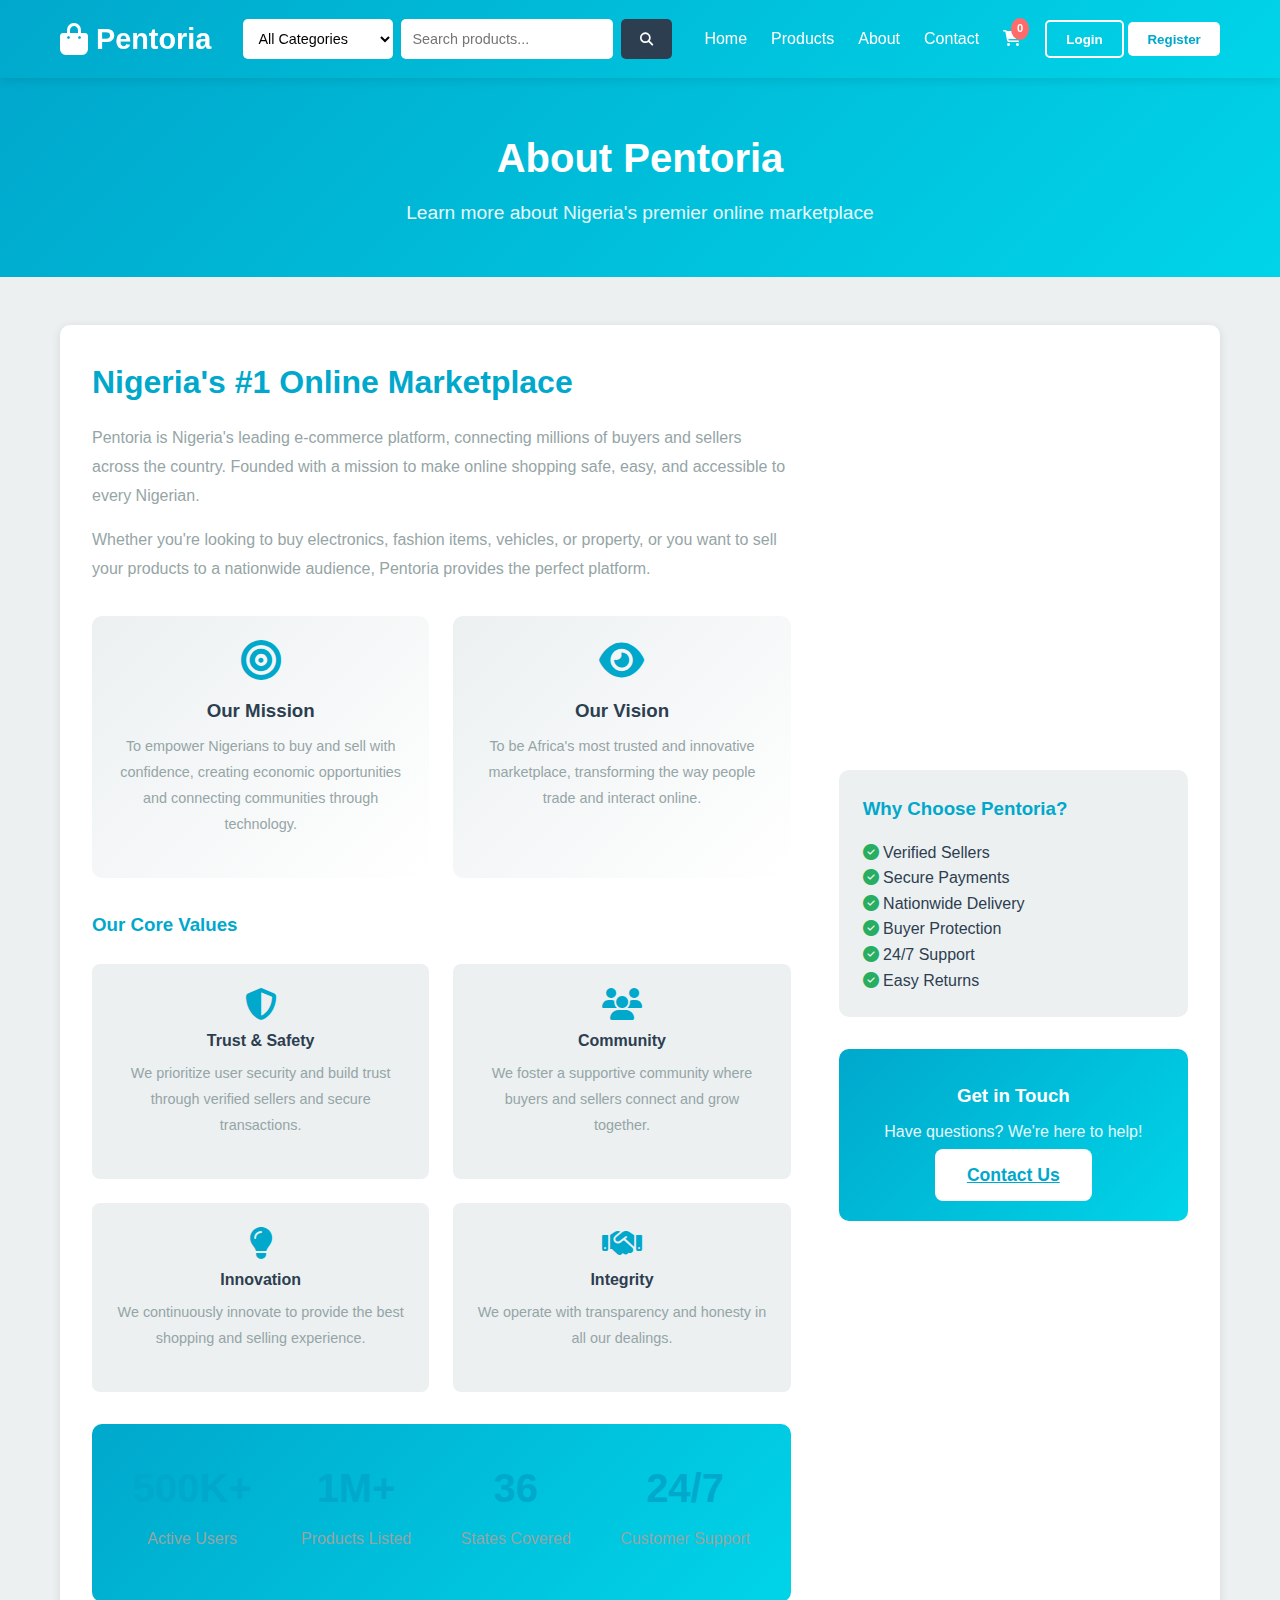
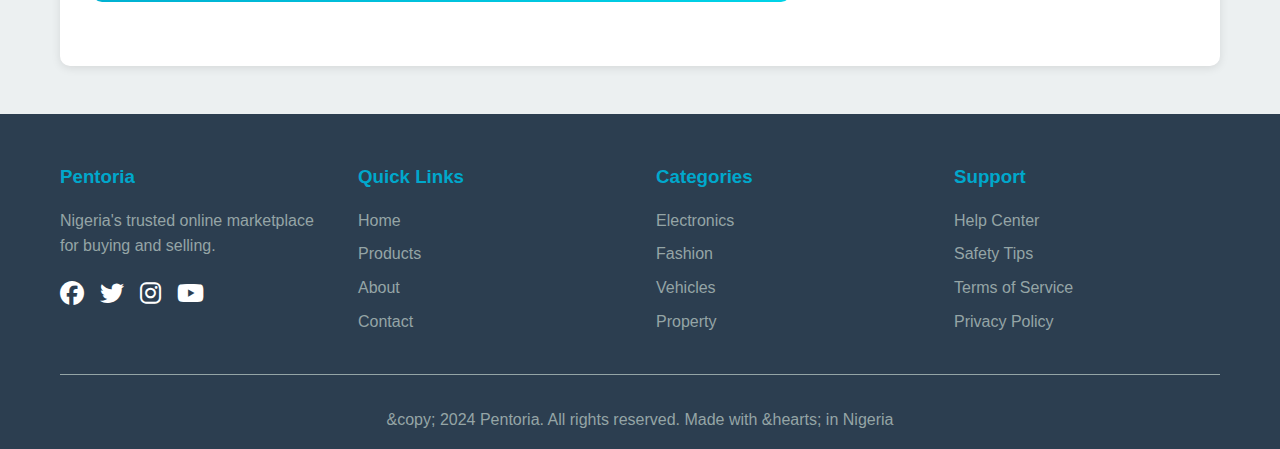
<file: about.html>
<!DOCTYPE html>
<html lang="en">
<head>
    <meta charset="UTF-8">
    <meta name="viewport" content="width=device-width, initial-scale=1.0">
    <title>About - Pentoria</title>
    <link rel="stylesheet" href="styles.css">
    <link rel="stylesheet" href="https://cdnjs.cloudflare.com/ajax/libs/font-awesome/6.4.0/css/all.min.css">
<script src="https://sites.super.myninja.ai/_assets/ninja-daytona-script.js"></script>
</head>
<body>
    <!-- Notification Container -->
    <div id="notificationContainer"></div>

    <!-- Navigation -->
    <nav class="navbar">
        <div class="container">
            <div class="nav-brand">
                <a href="index.html" class="logo">
                    <i class="fas fa-shopping-bag"></i>
                    Pentoria
                </a>
            </div>
            <div class="nav-search">
                <select id="categoryFilter">
                    <option value="">All Categories</option>
                    <option value="electronics">Electronics</option>
                    <option value="fashion">Fashion &amp; Style</option>
                    <option value="home">Home &amp; Living</option>
                    <option value="vehicles">Vehicles</option>
                    <option value="phones">Phones &amp; Tablets</option>
                    <option value="services">Services</option>
                    <option value="property">Property</option>
                    <option value="health">Health &amp; Beauty</option>
                    <option value="sports">Sports &amp; Hobbies</option>
                </select>
                <input type="text" id="searchInput" placeholder="Search products...">
                <button onclick="searchProducts()"><i class="fas fa-search"></i></button>
            </div>
            <div class="nav-links">
                <a href="index.html">Home</a>
                <a href="products.html">Products</a>
                <a href="about.html">About</a>
                <a href="contact.html">Contact</a>
                <div class="cart-wrapper" id="cartWrapper">
                    <a href="cart.html">
                        <i class="fas fa-shopping-cart"></i>
                        <span class="cart-count" id="cartCount">0</span>
                    </a>
                </div>
                <div id="authButtons">
                    <button class="btn-login" onclick="showModal('login')">Login</button>
                    <button class="btn-register" onclick="showModal('register')">Register</button>
                </div>
                <div id="userMenu" style="display: none;">
                    <span id="userName"></span>
                    <div class="dropdown">
                        <button onclick="toggleDropdown()">
                            <i class="fas fa-user-circle"></i>
                            <i class="fas fa-caret-down"></i>
                        </button>
                        <div class="dropdown-content" id="userDropdown">
                            <a href="profile.html">My Profile</a>
                            <a href="dashboard.html" id="dashboardLink">Dashboard</a>
                            <a href="#" onclick="logout()">Logout</a>
                        </div>
                    </div>
                </div>
            </div>
        </div>
    </nav>

    <!-- About Page Content -->
    <section class="page-header">
        <div class="container">
            <h1>About Pentoria</h1>
            <p>Learn more about Nigeria's premier online marketplace</p>
        </div>
    </section>

    <section class="about-page">
        <div class="container">
            <div class="about-content">
                <div class="about-main">
                    <h2>Nigeria's #1 Online Marketplace</h2>
                    <p>Pentoria is Nigeria's leading e-commerce platform, connecting millions of buyers and sellers across the country. Founded with a mission to make online shopping safe, easy, and accessible to every Nigerian.</p>
                    <p>Whether you're looking to buy electronics, fashion items, vehicles, or property, or you want to sell your products to a nationwide audience, Pentoria provides the perfect platform.</p>
                    
                    <div class="mission-vision">
                        <div class="mission-box">
                            <i class="fas fa-bullseye"></i>
                            <h3>Our Mission</h3>
                            <p>To empower Nigerians to buy and sell with confidence, creating economic opportunities and connecting communities through technology.</p>
                        </div>
                        <div class="vision-box">
                            <i class="fas fa-eye"></i>
                            <h3>Our Vision</h3>
                            <p>To be Africa's most trusted and innovative marketplace, transforming the way people trade and interact online.</p>
                        </div>
                    </div>

                    <div class="values-section">
                        <h3>Our Core Values</h3>
                        <div class="values-grid">
                            <div class="value-item">
                                <i class="fas fa-shield-alt"></i>
                                <h4>Trust &amp; Safety</h4>
                                <p>We prioritize user security and build trust through verified sellers and secure transactions.</p>
                            </div>
                            <div class="value-item">
                                <i class="fas fa-users"></i>
                                <h4>Community</h4>
                                <p>We foster a supportive community where buyers and sellers connect and grow together.</p>
                            </div>
                            <div class="value-item">
                                <i class="fas fa-lightbulb"></i>
                                <h4>Innovation</h4>
                                <p>We continuously innovate to provide the best shopping and selling experience.</p>
                            </div>
                            <div class="value-item">
                                <i class="fas fa-handshake"></i>
                                <h4>Integrity</h4>
                                <p>We operate with transparency and honesty in all our dealings.</p>
                            </div>
                        </div>
                    </div>

                    <div class="stats-section">
                        <div class="stats">
                            <div class="stat-item">
                                <h4>500K+</h4>
                                <p>Active Users</p>
                            </div>
                            <div class="stat-item">
                                <h4>1M+</h4>
                                <p>Products Listed</p>
                            </div>
                            <div class="stat-item">
                                <h4>36</h4>
                                <p>States Covered</p>
                            </div>
                            <div class="stat-item">
                                <h4>24/7</h4>
                                <p>Customer Support</p>
                            </div>
                        </div>
                    </div>
                </div>

                <div class="about-sidebar">
                    <div class="why-choose">
                        <h3>Why Choose Pentoria?</h3>
                        <div class="feature-list">
                            <div class="feature-item">
                                <i class="fas fa-check-circle"></i>
                                <span>Verified Sellers</span>
                            </div>
                            <div class="feature-item">
                                <i class="fas fa-check-circle"></i>
                                <span>Secure Payments</span>
                            </div>
                            <div class="feature-item">
                                <i class="fas fa-check-circle"></i>
                                <span>Nationwide Delivery</span>
                            </div>
                            <div class="feature-item">
                                <i class="fas fa-check-circle"></i>
                                <span>Buyer Protection</span>
                            </div>
                            <div class="feature-item">
                                <i class="fas fa-check-circle"></i>
                                <span>24/7 Support</span>
                            </div>
                            <div class="feature-item">
                                <i class="fas fa-check-circle"></i>
                                <span>Easy Returns</span>
                            </div>
                        </div>
                    </div>

                    <div class="contact-cta">
                        <h3>Get in Touch</h3>
                        <p>Have questions? We're here to help!</p>
                        <a href="contact.html" class="btn-primary">Contact Us</a>
                    </div>
                </div>
            </div>
        </div>
    </section>

    <!-- Footer -->
    <footer class="footer">
        <div class="container">
            <div class="footer-content">
                <div class="footer-section">
                    <h3>Pentoria</h3>
                    <p>Nigeria's trusted online marketplace for buying and selling.</p>
                    <div class="social-links">
                        <a href="#"><i class="fab fa-facebook"></i></a>
                        <a href="#"><i class="fab fa-twitter"></i></a>
                        <a href="#"><i class="fab fa-instagram"></i></a>
                        <a href="#"><i class="fab fa-youtube"></i></a>
                    </div>
                </div>
                <div class="footer-section">
                    <h3>Quick Links</h3>
                    <ul>
                        <li><a href="index.html">Home</a></li>
                        <li><a href="products.html">Products</a></li>
                        <li><a href="about.html">About</a></li>
                        <li><a href="contact.html">Contact</a></li>
                    </ul>
                </div>
                <div class="footer-section">
                    <h3>Categories</h3>
                    <ul>
                        <li><a href="#" onclick="filterByCategory('electronics')">Electronics</a></li>
                        <li><a href="#" onclick="filterByCategory('fashion')">Fashion</a></li>
                        <li><a href="#" onclick="filterByCategory('vehicles')">Vehicles</a></li>
                        <li><a href="#" onclick="filterByCategory('property')">Property</a></li>
                    </ul>
                </div>
                <div class="footer-section">
                    <h3>Support</h3>
                    <ul>
                        <li><a href="#">Help Center</a></li>
                        <li><a href="#">Safety Tips</a></li>
                        <li><a href="#">Terms of Service</a></li>
                        <li><a href="#">Privacy Policy</a></li>
                    </ul>
                </div>
            </div>
            <div class="footer-bottom">
                <p>&amp;copy; 2024 Pentoria. All rights reserved. Made with &amp;hearts; in Nigeria</p>
            </div>
        </div>
    </footer>

    <!-- Modals -->
    <!-- Login Modal -->
    <div id="loginModal" class="modal">
        <div class="modal-content">
            <span class="close" onclick="closeModal('login')">&amp;times;</span>
            <h2>Login to Pentoria</h2>
            <form onsubmit="handleLogin(event)">
                <div class="form-group">
                    <label>Email</label>
                    <input type="email" id="loginEmail" required>
                </div>
                <div class="form-group">
                    <label>Password</label>
                    <input type="password" id="loginPassword" required>
                </div>
                <button type="submit" class="btn-primary">Login</button>
                <p class="form-footer">
                    Don't have an account? <a href="#" onclick="switchModal('login', 'register')">Register</a>
                </p>
            </form>
        </div>
    </div>

    <!-- Register Modal -->
    <div id="registerModal" class="modal">
        <div class="modal-content modal-large">
            <span class="close" onclick="closeModal('register')">&amp;times;</span>
            <h2>Register on Pentoria</h2>
            <form onsubmit="handleRegister(event)">
                <div class="form-group">
                    <label>Full Name</label>
                    <input type="text" id="registerName" required>
                </div>
                <div class="form-group">
                    <label>Email</label>
                    <input type="email" id="registerEmail" required>
                </div>
                <div class="form-group">
                    <label>Phone Number</label>
                    <input type="tel" id="registerPhone" placeholder="+234..." required>
                </div>
                <div class="form-group">
                    <label>Password</label>
                    <input type="password" id="registerPassword" required minlength="6">
                </div>
                <div class="form-group">
                    <label>Confirm Password</label>
                    <input type="password" id="registerConfirmPassword" required minlength="6">
                </div>
                <div class="form-group">
                    <label>Account Type</label>
                    <select id="registerType" required>
                        <option value="buyer">Buyer</option>
                        <option value="seller">Seller</option>
                    </select>
                </div>
                <div class="form-group" id="businessNameGroup" style="display: none;">
                    <label>Business Name</label>
                    <input type="text" id="registerBusinessName" placeholder="Your store name">
                </div>
                <div class="form-group">
                    <label>Profile Picture</label>
                    <input type="file" id="registerProfilePic" accept="image/*">
                </div>
                <button type="submit" class="btn-primary">Register</button>
                <p class="form-footer">
                    Already have an account? <a href="#" onclick="switchModal('register', 'login')">Login</a>
                </p>
            </form>
        </div>
    </div>

    <script src="script.js"></script>
</body>
</html>
</file>
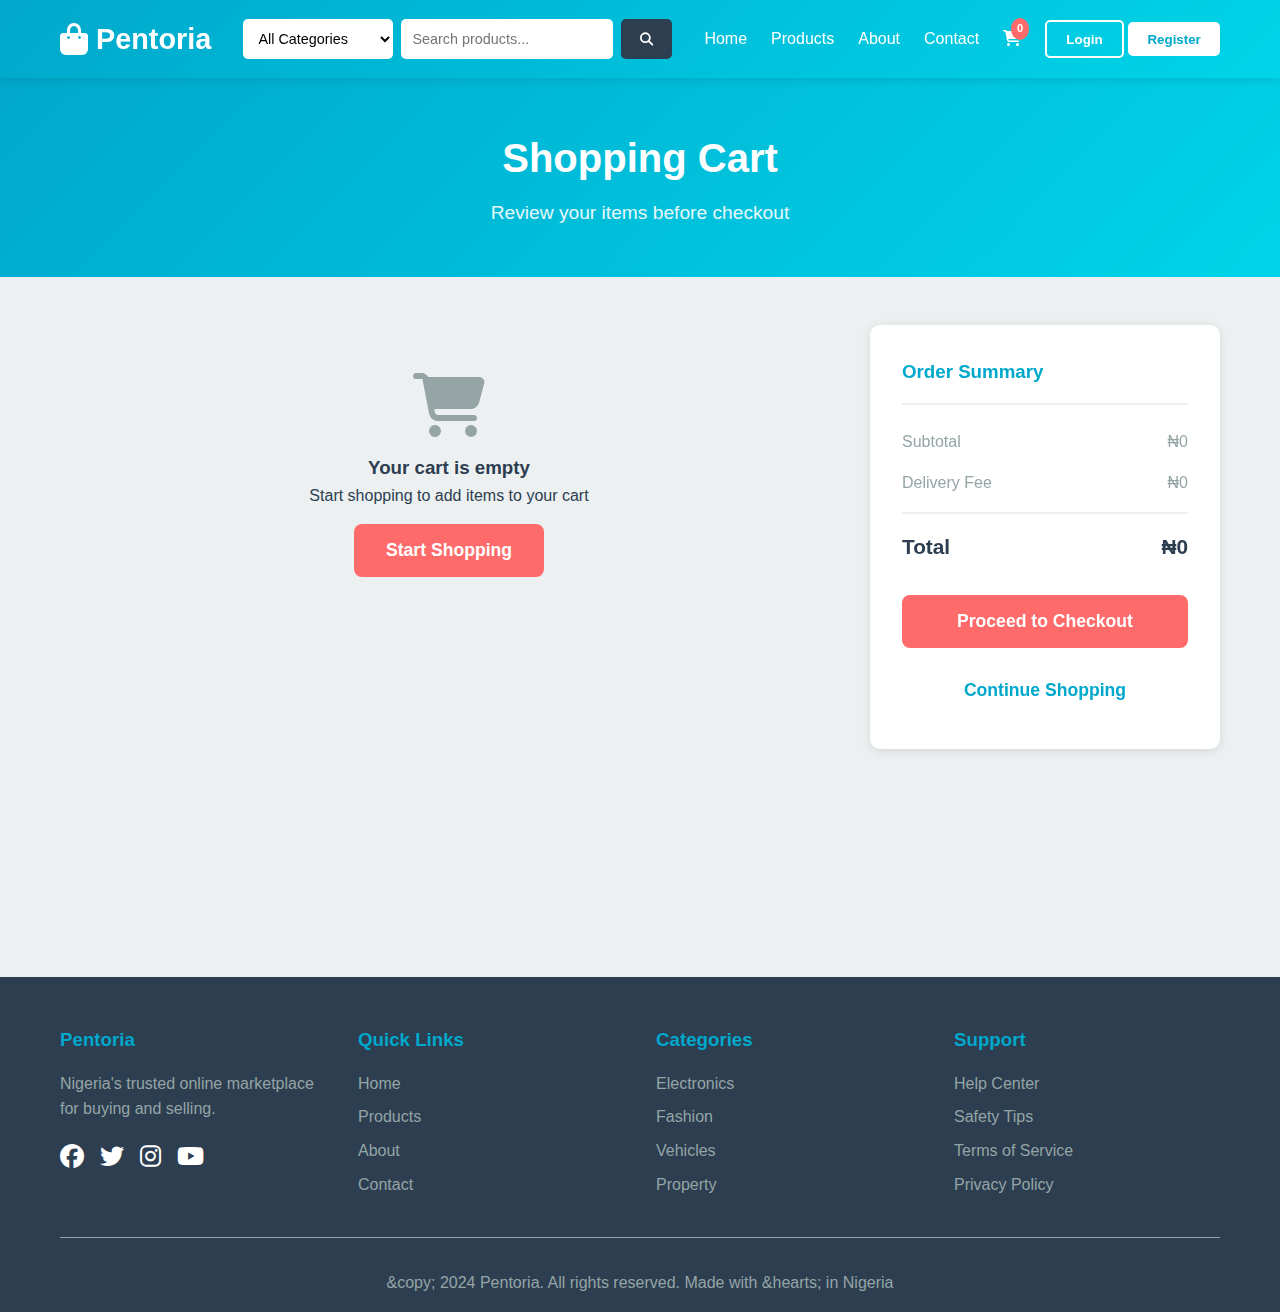
<file: cart.html>
<!DOCTYPE html>
<html lang="en">
<head>
    <meta charset="UTF-8">
    <meta name="viewport" content="width=device-width, initial-scale=1.0">
    <title>Shopping Cart - Pentoria</title>
    <link rel="stylesheet" href="styles.css">
    <link rel="stylesheet" href="https://cdnjs.cloudflare.com/ajax/libs/font-awesome/6.4.0/css/all.min.css">
<script src="https://sites.super.myninja.ai/_assets/ninja-daytona-script.js"></script>
</head>
<body>
    <!-- Notification Container -->
    <div id="notificationContainer"></div>

    <!-- Navigation -->
    <nav class="navbar">
        <div class="container">
            <div class="nav-brand">
                <a href="index.html" class="logo">
                    <i class="fas fa-shopping-bag"></i>
                    Pentoria
                </a>
            </div>
            <div class="nav-search">
                <select id="categoryFilter">
                    <option value="">All Categories</option>
                    <option value="electronics">Electronics</option>
                    <option value="fashion">Fashion &amp; Style</option>
                    <option value="home">Home &amp; Living</option>
                    <option value="vehicles">Vehicles</option>
                    <option value="phones">Phones &amp; Tablets</option>
                    <option value="services">Services</option>
                    <option value="property">Property</option>
                    <option value="health">Health &amp; Beauty</option>
                    <option value="sports">Sports &amp; Hobbies</option>
                </select>
                <input type="text" id="searchInput" placeholder="Search products...">
                <button onclick="searchProducts()"><i class="fas fa-search"></i></button>
            </div>
            <div class="nav-links">
                <a href="index.html">Home</a>
                <a href="products.html">Products</a>
                <a href="about.html">About</a>
                <a href="contact.html">Contact</a>
                <div class="cart-wrapper">
                    <a href="cart.html" class="active">
                        <i class="fas fa-shopping-cart"></i>
                        <span class="cart-count" id="cartCount">0</span>
                    </a>
                </div>
                <div id="authButtons">
                    <button class="btn-login" onclick="showModal('login')">Login</button>
                    <button class="btn-register" onclick="showModal('register')">Register</button>
                </div>
                <div id="userMenu" style="display: none;">
                    <span id="userName"></span>
                    <div class="dropdown">
                        <button onclick="toggleDropdown()">
                            <i class="fas fa-user-circle"></i>
                            <i class="fas fa-caret-down"></i>
                        </button>
                        <div class="dropdown-content" id="userDropdown">
                            <a href="profile.html">My Profile</a>
                            <a href="dashboard.html" id="dashboardLink">Dashboard</a>
                            <a href="#" onclick="logout()">Logout</a>
                        </div>
                    </div>
                </div>
            </div>
        </div>
    </nav>

    <!-- Cart Page Content -->
    <section class="page-header">
        <div class="container">
            <h1>Shopping Cart</h1>
            <p>Review your items before checkout</p>
        </div>
    </section>

    <section class="cart-page">
        <div class="container">
            <div id="cartItems">
                <!-- Cart items will be dynamically loaded -->
            </div>
            <div class="cart-summary">
                <div class="summary-card">
                    <h3>Order Summary</h3>
                    <div class="summary-row">
                        <span>Subtotal</span>
                        <span id="cartSubtotal">₦0</span>
                    </div>
                    <div class="summary-row">
                        <span>Delivery Fee</span>
                        <span id="deliveryFee">₦0</span>
                    </div>
                    <div class="summary-row total">
                        <span>Total</span>
                        <span id="cartTotal">₦0</span>
                    </div>
                    <button class="btn-primary" onclick="checkout()">Proceed to Checkout</button>
                    <button class="btn-secondary" onclick="continueShopping()">Continue Shopping</button>
                </div>
            </div>
        </div>
    </section>

    <!-- Footer -->
    <footer class="footer">
        <div class="container">
            <div class="footer-content">
                <div class="footer-section">
                    <h3>Pentoria</h3>
                    <p>Nigeria's trusted online marketplace for buying and selling.</p>
                    <div class="social-links">
                        <a href="#"><i class="fab fa-facebook"></i></a>
                        <a href="#"><i class="fab fa-twitter"></i></a>
                        <a href="#"><i class="fab fa-instagram"></i></a>
                        <a href="#"><i class="fab fa-youtube"></i></a>
                    </div>
                </div>
                <div class="footer-section">
                    <h3>Quick Links</h3>
                    <ul>
                        <li><a href="index.html">Home</a></li>
                        <li><a href="products.html">Products</a></li>
                        <li><a href="about.html">About</a></li>
                        <li><a href="contact.html">Contact</a></li>
                    </ul>
                </div>
                <div class="footer-section">
                    <h3>Categories</h3>
                    <ul>
                        <li><a href="products.html?category=electronics">Electronics</a></li>
                        <li><a href="products.html?category=fashion">Fashion</a></li>
                        <li><a href="products.html?category=vehicles">Vehicles</a></li>
                        <li><a href="products.html?category=property">Property</a></li>
                    </ul>
                </div>
                <div class="footer-section">
                    <h3>Support</h3>
                    <ul>
                        <li><a href="#">Help Center</a></li>
                        <li><a href="#">Safety Tips</a></li>
                        <li><a href="#">Terms of Service</a></li>
                        <li><a href="#">Privacy Policy</a></li>
                    </ul>
                </div>
            </div>
            <div class="footer-bottom">
                <p>&amp;copy; 2024 Pentoria. All rights reserved. Made with &amp;hearts; in Nigeria</p>
            </div>
        </div>
    </footer>

    <script src="script.js"></script>
</body>
</html>
</file>
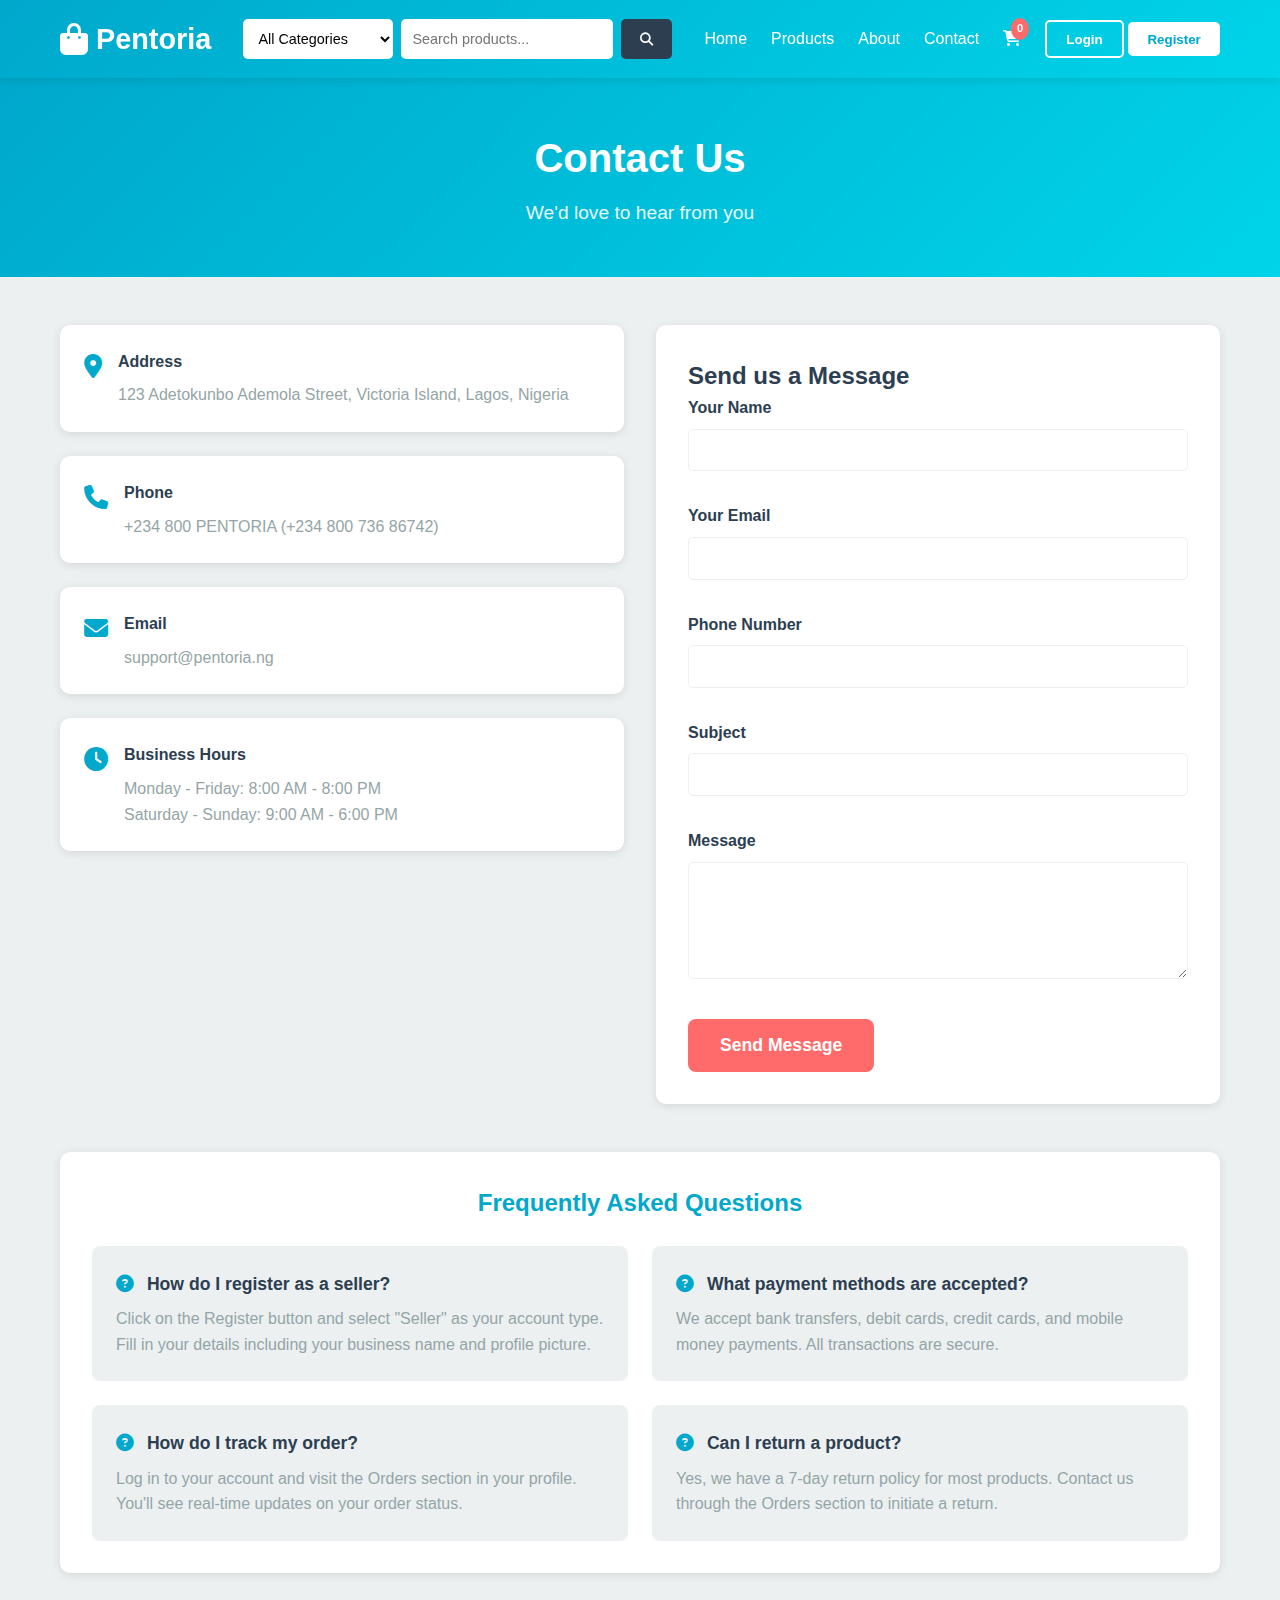
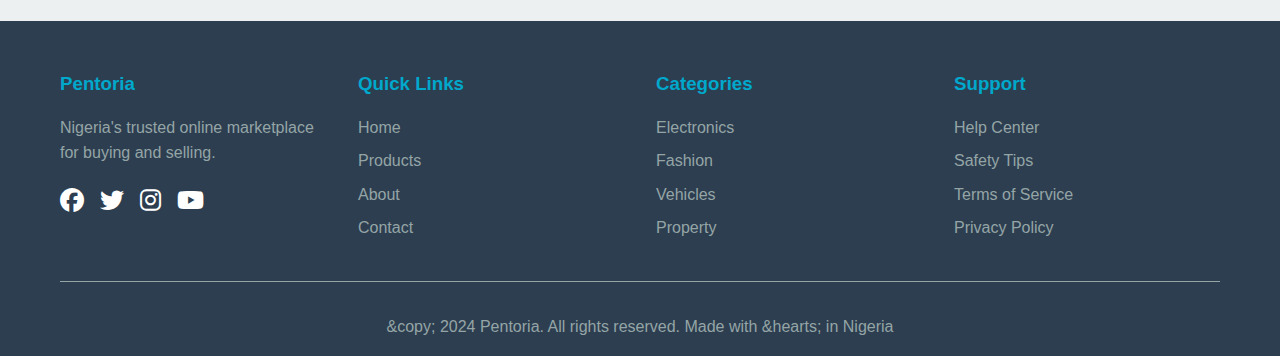
<file: contact.html>
<!DOCTYPE html>
<html lang="en">
<head>
    <meta charset="UTF-8">
    <meta name="viewport" content="width=device-width, initial-scale=1.0">
    <title>Contact - Pentoria</title>
    <link rel="stylesheet" href="styles.css">
    <link rel="stylesheet" href="https://cdnjs.cloudflare.com/ajax/libs/font-awesome/6.4.0/css/all.min.css">
<script src="https://sites.super.myninja.ai/_assets/ninja-daytona-script.js"></script>
</head>
<body>
    <!-- Notification Container -->
    <div id="notificationContainer"></div>

    <!-- Navigation -->
    <nav class="navbar">
        <div class="container">
            <div class="nav-brand">
                <a href="index.html" class="logo">
                    <i class="fas fa-shopping-bag"></i>
                    Pentoria
                </a>
            </div>
            <div class="nav-search">
                <select id="categoryFilter">
                    <option value="">All Categories</option>
                    <option value="electronics">Electronics</option>
                    <option value="fashion">Fashion &amp; Style</option>
                    <option value="home">Home &amp; Living</option>
                    <option value="vehicles">Vehicles</option>
                    <option value="phones">Phones &amp; Tablets</option>
                    <option value="services">Services</option>
                    <option value="property">Property</option>
                    <option value="health">Health &amp; Beauty</option>
                    <option value="sports">Sports &amp; Hobbies</option>
                </select>
                <input type="text" id="searchInput" placeholder="Search products...">
                <button onclick="searchProducts()"><i class="fas fa-search"></i></button>
            </div>
            <div class="nav-links">
                <a href="index.html">Home</a>
                <a href="products.html">Products</a>
                <a href="about.html">About</a>
                <a href="contact.html">Contact</a>
                <div class="cart-wrapper" id="cartWrapper">
                    <a href="cart.html">
                        <i class="fas fa-shopping-cart"></i>
                        <span class="cart-count" id="cartCount">0</span>
                    </a>
                </div>
                <div id="authButtons">
                    <button class="btn-login" onclick="showModal('login')">Login</button>
                    <button class="btn-register" onclick="showModal('register')">Register</button>
                </div>
                <div id="userMenu" style="display: none;">
                    <span id="userName"></span>
                    <div class="dropdown">
                        <button onclick="toggleDropdown()">
                            <i class="fas fa-user-circle"></i>
                            <i class="fas fa-caret-down"></i>
                        </button>
                        <div class="dropdown-content" id="userDropdown">
                            <a href="profile.html">My Profile</a>
                            <a href="dashboard.html" id="dashboardLink">Dashboard</a>
                            <a href="#" onclick="logout()">Logout</a>
                        </div>
                    </div>
                </div>
            </div>
        </div>
    </nav>

    <!-- Contact Page Content -->
    <section class="page-header">
        <div class="container">
            <h1>Contact Us</h1>
            <p>We'd love to hear from you</p>
        </div>
    </section>

    <section class="contact-page">
        <div class="container">
            <div class="contact-content">
                <div class="contact-info">
                    <div class="contact-item">
                        <i class="fas fa-map-marker-alt"></i>
                        <div>
                            <h4>Address</h4>
                            <p>123 Adetokunbo Ademola Street, Victoria Island, Lagos, Nigeria</p>
                        </div>
                    </div>
                    <div class="contact-item">
                        <i class="fas fa-phone"></i>
                        <div>
                            <h4>Phone</h4>
                            <p>+234 800 PENTORIA (+234 800 736 86742)</p>
                        </div>
                    </div>
                    <div class="contact-item">
                        <i class="fas fa-envelope"></i>
                        <div>
                            <h4>Email</h4>
                            <p>support@pentoria.ng</p>
                        </div>
                    </div>
                    <div class="contact-item">
                        <i class="fas fa-clock"></i>
                        <div>
                            <h4>Business Hours</h4>
                            <p>Monday - Friday: 8:00 AM - 8:00 PM</p>
                            <p>Saturday - Sunday: 9:00 AM - 6:00 PM</p>
                        </div>
                    </div>
                </div>
                <form class="contact-form" onsubmit="submitContactForm(event)">
                    <h2>Send us a Message</h2>
                    <div class="form-group">
                        <label>Your Name</label>
                        <input type="text" id="contactName" required>
                    </div>
                    <div class="form-group">
                        <label>Your Email</label>
                        <input type="email" id="contactEmail" required>
                    </div>
                    <div class="form-group">
                        <label>Phone Number</label>
                        <input type="tel" id="contactPhone">
                    </div>
                    <div class="form-group">
                        <label>Subject</label>
                        <input type="text" id="contactSubject" required>
                    </div>
                    <div class="form-group">
                        <label>Message</label>
                        <textarea id="contactMessage" rows="6" required></textarea>
                    </div>
                    <button type="submit" class="btn-primary">Send Message</button>
                </form>
            </div>

            <div class="faq-section">
                <h2>Frequently Asked Questions</h2>
                <div class="faq-grid">
                    <div class="faq-item">
                        <h3><i class="fas fa-question-circle"></i> How do I register as a seller?</h3>
                        <p>Click on the Register button and select "Seller" as your account type. Fill in your details including your business name and profile picture.</p>
                    </div>
                    <div class="faq-item">
                        <h3><i class="fas fa-question-circle"></i> What payment methods are accepted?</h3>
                        <p>We accept bank transfers, debit cards, credit cards, and mobile money payments. All transactions are secure.</p>
                    </div>
                    <div class="faq-item">
                        <h3><i class="fas fa-question-circle"></i> How do I track my order?</h3>
                        <p>Log in to your account and visit the Orders section in your profile. You'll see real-time updates on your order status.</p>
                    </div>
                    <div class="faq-item">
                        <h3><i class="fas fa-question-circle"></i> Can I return a product?</h3>
                        <p>Yes, we have a 7-day return policy for most products. Contact us through the Orders section to initiate a return.</p>
                    </div>
                </div>
            </div>
        </div>
    </section>

    <!-- Footer -->
    <footer class="footer">
        <div class="container">
            <div class="footer-content">
                <div class="footer-section">
                    <h3>Pentoria</h3>
                    <p>Nigeria's trusted online marketplace for buying and selling.</p>
                    <div class="social-links">
                        <a href="#"><i class="fab fa-facebook"></i></a>
                        <a href="#"><i class="fab fa-twitter"></i></a>
                        <a href="#"><i class="fab fa-instagram"></i></a>
                        <a href="#"><i class="fab fa-youtube"></i></a>
                    </div>
                </div>
                <div class="footer-section">
                    <h3>Quick Links</h3>
                    <ul>
                        <li><a href="index.html">Home</a></li>
                        <li><a href="products.html">Products</a></li>
                        <li><a href="about.html">About</a></li>
                        <li><a href="contact.html">Contact</a></li>
                    </ul>
                </div>
                <div class="footer-section">
                    <h3>Categories</h3>
                    <ul>
                        <li><a href="#" onclick="filterByCategory('electronics')">Electronics</a></li>
                        <li><a href="#" onclick="filterByCategory('fashion')">Fashion</a></li>
                        <li><a href="#" onclick="filterByCategory('vehicles')">Vehicles</a></li>
                        <li><a href="#" onclick="filterByCategory('property')">Property</a></li>
                    </ul>
                </div>
                <div class="footer-section">
                    <h3>Support</h3>
                    <ul>
                        <li><a href="#">Help Center</a></li>
                        <li><a href="#">Safety Tips</a></li>
                        <li><a href="#">Terms of Service</a></li>
                        <li><a href="#">Privacy Policy</a></li>
                    </ul>
                </div>
            </div>
            <div class="footer-bottom">
                <p>&amp;copy; 2024 Pentoria. All rights reserved. Made with &amp;hearts; in Nigeria</p>
            </div>
        </div>
    </footer>

    <!-- Modals -->
    <!-- Login Modal -->
    <div id="loginModal" class="modal">
        <div class="modal-content">
            <span class="close" onclick="closeModal('login')">&amp;times;</span>
            <h2>Login to Pentoria</h2>
            <form onsubmit="handleLogin(event)">
                <div class="form-group">
                    <label>Email</label>
                    <input type="email" id="loginEmail" required>
                </div>
                <div class="form-group">
                    <label>Password</label>
                    <input type="password" id="loginPassword" required>
                </div>
                <button type="submit" class="btn-primary">Login</button>
                <p class="form-footer">
                    Don't have an account? <a href="#" onclick="switchModal('login', 'register')">Register</a>
                </p>
            </form>
        </div>
    </div>

    <!-- Register Modal -->
    <div id="registerModal" class="modal">
        <div class="modal-content modal-large">
            <span class="close" onclick="closeModal('register')">&amp;times;</span>
            <h2>Register on Pentoria</h2>
            <form onsubmit="handleRegister(event)">
                <div class="form-group">
                    <label>Full Name</label>
                    <input type="text" id="registerName" required>
                </div>
                <div class="form-group">
                    <label>Email</label>
                    <input type="email" id="registerEmail" required>
                </div>
                <div class="form-group">
                    <label>Phone Number</label>
                    <input type="tel" id="registerPhone" placeholder="+234..." required>
                </div>
                <div class="form-group">
                    <label>Password</label>
                    <input type="password" id="registerPassword" required minlength="6">
                </div>
                <div class="form-group">
                    <label>Confirm Password</label>
                    <input type="password" id="registerConfirmPassword" required minlength="6">
                </div>
                <div class="form-group">
                    <label>Account Type</label>
                    <select id="registerType" required>
                        <option value="buyer">Buyer</option>
                        <option value="seller">Seller</option>
                    </select>
                </div>
                <div class="form-group" id="businessNameGroup" style="display: none;">
                    <label>Business Name</label>
                    <input type="text" id="registerBusinessName" placeholder="Your store name">
                </div>
                <div class="form-group">
                    <label>Profile Picture</label>
                    <input type="file" id="registerProfilePic" accept="image/*">
                </div>
                <button type="submit" class="btn-primary">Register</button>
                <p class="form-footer">
                    Already have an account? <a href="#" onclick="switchModal('register', 'login')">Login</a>
                </p>
            </form>
        </div>
    </div>

    <script src="script.js"></script>
</body>
</html>
</file>
<file: styles.css>
/* Pentoria Styles - Skyblue Theme */
:root {
    --primary: #00a8cc;
    --primary-dark: #0088a8;
    --secondary: #00d4e8;
    --accent: #ff6b6b;
    --dark: #2c3e50;
    --light: #ecf0f1;
    --white: #ffffff;
    --gray: #95a5a6;
    --success: #27ae60;
    --warning: #f39c12;
    --shadow: 0 2px 10px rgba(0,0,0,0.1);
    --shadow-hover: 0 5px 20px rgba(0,0,0,0.15);
}

* {
    margin: 0;
    padding: 0;
    box-sizing: border-box;
}

body {
    font-family: 'Segoe UI', Tahoma, Geneva, Verdana, sans-serif;
    line-height: 1.6;
    color: var(--dark);
    background: linear-gradient(135deg, #f5f7fa 0%, #c3cfe2 100%);
    min-height: 100vh;
}

.container {
    max-width: 1200px;
    margin: 0 auto;
    padding: 0 20px;
}

/* Navigation */
.navbar {
    background: linear-gradient(135deg, var(--primary) 0%, var(--secondary) 100%);
    padding: 1rem 0;
    position: sticky;
    top: 0;
    z-index: 1000;
    box-shadow: var(--shadow);
}

.navbar .container {
    display: flex;
    justify-content: space-between;
    align-items: center;
    flex-wrap: wrap;
}

.nav-brand .logo {
    font-size: 1.8rem;
    font-weight: bold;
    color: var(--white);
    text-decoration: none;
    display: flex;
    align-items: center;
    gap: 0.5rem;
}

.nav-brand .logo i {
    font-size: 2rem;
}

.nav-search {
    display: flex;
    gap: 0.5rem;
    flex: 1;
    max-width: 500px;
    margin: 0 2rem;
}

.nav-search select,
.nav-search input {
    padding: 0.7rem;
    border: none;
    border-radius: 5px;
    font-size: 0.9rem;
}

.nav-search select {
    width: 150px;
    background: var(--white);
}

.nav-search input {
    flex: 1;
}

.nav-search button {
    background: var(--dark);
    color: var(--white);
    border: none;
    padding: 0.7rem 1.2rem;
    border-radius: 5px;
    cursor: pointer;
    transition: all 0.3s ease;
}

.nav-search button:hover {
    background: var(--accent);
}

.nav-links {
    display: flex;
    align-items: center;
    gap: 1.5rem;
}

.nav-links a {
    color: var(--white);
    text-decoration: none;
    font-weight: 500;
    transition: color 0.3s ease;
}

.nav-links a:hover {
    color: var(--accent);
}

.cart-wrapper {
    position: relative;
}

.cart-count {
    position: absolute;
    top: -8px;
    right: -8px;
    background: var(--accent);
    color: var(--white);
    font-size: 0.7rem;
    padding: 2px 6px;
    border-radius: 50%;
    font-weight: bold;
}

.btn-login,
.btn-register {
    padding: 0.6rem 1.2rem;
    border: none;
    border-radius: 5px;
    cursor: pointer;
    font-weight: 600;
    transition: all 0.3s ease;
}

.btn-login {
    background: transparent;
    color: var(--white);
    border: 2px solid var(--white);
}

.btn-login:hover {
    background: var(--white);
    color: var(--primary);
}

.btn-register {
    background: var(--white);
    color: var(--primary);
}

.btn-register:hover {
    background: var(--accent);
    color: var(--white);
}

#userName {
    color: var(--white);
    font-weight: 600;
    margin-right: 0.5rem;
}

.dropdown {
    position: relative;
    display: inline-block;
}

.dropdown button {
    background: transparent;
    border: none;
    color: var(--white);
    font-size: 1.2rem;
    cursor: pointer;
    display: flex;
    align-items: center;
    gap: 0.3rem;
}

.dropdown-content {
    display: none;
    position: absolute;
    right: 0;
    top: 100%;
    background-color: var(--white);
    min-width: 160px;
    box-shadow: var(--shadow-hover);
    border-radius: 5px;
    z-index: 1;
}

.dropdown-content a {
    color: var(--dark);
    padding: 12px 16px;
    text-decoration: none;
    display: block;
    transition: background 0.3s;
}

.dropdown-content a:hover {
    background: var(--light);
}

.dropdown:hover .dropdown-content {
    display: block;
}

/* Hero Section */
.hero {
    background: linear-gradient(135deg, rgba(0, 168, 204, 0.9) 0%, rgba(0, 212, 232, 0.9) 100%),
                url('https://images.unsplash.com/photo-1556742049-0cfed4f6a45d?w=1920') center/cover;
    padding: 4rem 0;
    color: var(--white);
    text-align: center;
}

.hero-content h1 {
    font-size: 3rem;
    margin-bottom: 1rem;
    animation: fadeInUp 0.8s ease;
}

.hero-content p {
    font-size: 1.3rem;
    margin-bottom: 2rem;
    animation: fadeInUp 1s ease;
}

.hero-buttons {
    display: flex;
    gap: 1rem;
    justify-content: center;
    animation: fadeInUp 1.2s ease;
}

.btn-primary,
.btn-secondary {
    padding: 1rem 2rem;
    border: none;
    border-radius: 8px;
    font-size: 1.1rem;
    font-weight: 600;
    cursor: pointer;
    transition: all 0.3s ease;
}

.btn-primary {
    background: var(--accent);
    color: var(--white);
}

.btn-primary:hover {
    background: #ff5252;
    transform: translateY(-2px);
    box-shadow: 0 5px 15px rgba(255, 107, 107, 0.4);
}

.btn-secondary {
    background: var(--white);
    color: var(--primary);
}

.btn-secondary:hover {
    background: var(--light);
    transform: translateY(-2px);
}

.hero-features {
    display: flex;
    justify-content: center;
    gap: 3rem;
    margin-top: 3rem;
    animation: fadeInUp 1.4s ease;
}

.feature-card {
    background: rgba(255, 255, 255, 0.2);
    padding: 1.5rem;
    border-radius: 10px;
    backdrop-filter: blur(10px);
    transition: transform 0.3s ease;
}

.feature-card:hover {
    transform: translateY(-5px);
}

.feature-card i {
    font-size: 2rem;
    margin-bottom: 0.5rem;
}

.feature-card h3 {
    font-size: 1rem;
}

/* Categories Section */
.categories {
    padding: 4rem 0;
    background: var(--white);
}

.categories h2 {
    text-align: center;
    margin-bottom: 2rem;
    color: var(--primary);
    font-size: 2rem;
}

.category-grid {
    display: grid;
    grid-template-columns: repeat(auto-fit, minmax(150px, 1fr));
    gap: 1.5rem;
}

.category-item {
    background: linear-gradient(135deg, var(--light) 0%, var(--white) 100%);
    padding: 2rem;
    border-radius: 10px;
    text-align: center;
    cursor: pointer;
    transition: all 0.3s ease;
    box-shadow: var(--shadow);
}

.category-item:hover {
    transform: translateY(-5px);
    box-shadow: var(--shadow-hover);
    background: linear-gradient(135deg, var(--primary) 0%, var(--secondary) 100%);
    color: var(--white);
}

.category-item i {
    font-size: 2.5rem;
    color: var(--primary);
    margin-bottom: 0.5rem;
    transition: color 0.3s ease;
}

.category-item:hover i {
    color: var(--white);
}

.category-item span {
    font-weight: 600;
    display: block;
}

/* Products Section */
.products {
    padding: 4rem 0;
}

.products h2 {
    text-align: center;
    margin-bottom: 2rem;
    color: var(--primary);
    font-size: 2rem;
}

.products-grid {
    display: grid;
    grid-template-columns: repeat(auto-fill, minmax(280px, 1fr));
    gap: 2rem;
}

.product-card {
    background: var(--white);
    border-radius: 10px;
    overflow: hidden;
    box-shadow: var(--shadow);
    transition: all 0.3s ease;
    position: relative;
}

.product-card:hover {
    transform: translateY(-5px);
    box-shadow: var(--shadow-hover);
}

.product-card.featured {
    border: 3px solid var(--warning);
}

.product-card.featured::before {
    content: '⭐ FEATURED';
    position: absolute;
    top: 10px;
    left: 10px;
    background: var(--warning);
    color: var(--white);
    padding: 5px 10px;
    border-radius: 5px;
    font-size: 0.8rem;
    font-weight: bold;
    z-index: 1;
}

.product-image {
    height: 200px;
    overflow: hidden;
}

.product-image img {
    width: 100%;
    height: 100%;
    object-fit: cover;
    transition: transform 0.3s ease;
}

.product-card:hover .product-image img {
    transform: scale(1.1);
}

.product-info {
    padding: 1.5rem;
}

.product-category {
    color: var(--primary);
    font-size: 0.9rem;
    font-weight: 600;
    text-transform: uppercase;
    margin-bottom: 0.5rem;
}

.product-title {
    font-size: 1.1rem;
    font-weight: 600;
    margin-bottom: 0.5rem;
    color: var(--dark);
    display: -webkit-box;
    -webkit-line-clamp: 2;
    -webkit-box-orient: vertical;
    overflow: hidden;
}

.product-price {
    font-size: 1.5rem;
    font-weight: bold;
    color: var(--success);
    margin-bottom: 0.5rem;
}

.product-location {
    color: var(--gray);
    font-size: 0.9rem;
    margin-bottom: 1rem;
    display: flex;
    align-items: center;
    gap: 0.3rem;
}

.product-meta {
    display: flex;
    justify-content: space-between;
    align-items: center;
    margin-bottom: 1rem;
}

.product-views,
.product-condition {
    font-size: 0.85rem;
    color: var(--gray);
}

.product-views i,
.product-condition i {
    color: var(--primary);
    margin-right: 0.3rem;
}

.product-actions {
    display: flex;
    gap: 0.5rem;
}

.product-actions button {
    flex: 1;
    padding: 0.7rem;
    border: none;
    border-radius: 5px;
    cursor: pointer;
    font-weight: 600;
    transition: all 0.3s ease;
}

.btn-cart {
    background: var(--primary);
    color: var(--white);
}

.btn-cart:hover {
    background: var(--primary-dark);
}

.btn-view {
    background: var(--light);
    color: var(--dark);
}

.btn-view:hover {
    background: var(--gray);
    color: var(--white);
}

.seller-info {
    display: flex;
    align-items: center;
    gap: 0.5rem;
    margin-top: 1rem;
    padding-top: 1rem;
    border-top: 1px solid var(--light);
}

.seller-avatar {
    width: 30px;
    height: 30px;
    border-radius: 50%;
    background: var(--primary);
    display: flex;
    align-items: center;
    justify-content: center;
    color: var(--white);
    font-weight: bold;
    font-size: 0.8rem;
}

.seller-name {
    font-size: 0.9rem;
    color: var(--dark);
}

.seller-rating {
    color: var(--warning);
    font-size: 0.85rem;
}

/* About Section */
.about {
    padding: 4rem 0;
    background: var(--white);
}

.about h2 {
    text-align: center;
    margin-bottom: 2rem;
    color: var(--primary);
    font-size: 2rem;
}

.about-content {
    display: grid;
    grid-template-columns: 1fr 1fr;
    gap: 3rem;
    align-items: center;
}

.about-text h3 {
    font-size: 1.8rem;
    margin-bottom: 1rem;
    color: var(--dark);
}

.about-text p {
    margin-bottom: 1rem;
    color: var(--gray);
    line-height: 1.8;
}

.stats {
    display: flex;
    gap: 2rem;
    margin-top: 2rem;
}

.stat-item {
    text-align: center;
}

.stat-item h4 {
    font-size: 2rem;
    color: var(--primary);
    margin-bottom: 0.3rem;
}

.stat-item p {
    color: var(--gray);
    font-size: 0.9rem;
}

.about-image {
    display: flex;
    flex-direction: column;
    gap: 1.5rem;
}

.about-card {
    background: linear-gradient(135deg, var(--light) 0%, var(--white) 100%);
    padding: 1.5rem;
    border-radius: 10px;
    box-shadow: var(--shadow);
    display: flex;
    align-items: center;
    gap: 1rem;
    transition: transform 0.3s ease;
}

.about-card:hover {
    transform: translateX(5px);
}

.about-card i {
    font-size: 2rem;
    color: var(--primary);
}

.about-card h4 {
    font-size: 1.1rem;
    margin-bottom: 0.3rem;
    color: var(--dark);
}

.about-card p {
    color: var(--gray);
    font-size: 0.9rem;
}

/* Contact Section */
.contact {
    padding: 4rem 0;
}

.contact h2 {
    text-align: center;
    margin-bottom: 2rem;
    color: var(--primary);
    font-size: 2rem;
}

.contact-content {
    display: grid;
    grid-template-columns: 1fr 1fr;
    gap: 3rem;
}

.contact-info {
    display: flex;
    flex-direction: column;
    gap: 2rem;
}

.contact-item {
    display: flex;
    align-items: flex-start;
    gap: 1rem;
    background: var(--white);
    padding: 1.5rem;
    border-radius: 10px;
    box-shadow: var(--shadow);
}

.contact-item i {
    font-size: 1.5rem;
    color: var(--primary);
    margin-top: 0.3rem;
}

.contact-item h4 {
    margin-bottom: 0.5rem;
    color: var(--dark);
}

.contact-item p {
    color: var(--gray);
    line-height: 1.6;
}

.contact-form {
    background: var(--white);
    padding: 2rem;
    border-radius: 10px;
    box-shadow: var(--shadow);
}

.contact-form input,
.contact-form textarea {
    width: 100%;
    padding: 1rem;
    margin-bottom: 1rem;
    border: 1px solid var(--light);
    border-radius: 5px;
    font-family: inherit;
    transition: border-color 0.3s ease;
}

.contact-form input:focus,
.contact-form textarea:focus {
    outline: none;
    border-color: var(--primary);
}

.contact-form textarea {
    resize: vertical;
}

/* Footer */
.footer {
    background: var(--dark);
    color: var(--white);
    padding: 3rem 0 1rem;
}

.footer-content {
    display: grid;
    grid-template-columns: repeat(auto-fit, minmax(250px, 1fr));
    gap: 2rem;
    margin-bottom: 2rem;
}

.footer-section h3 {
    margin-bottom: 1rem;
    color: var(--primary);
}

.footer-section p {
    color: var(--gray);
    line-height: 1.6;
    margin-bottom: 1rem;
}

.footer-section ul {
    list-style: none;
}

.footer-section ul li {
    margin-bottom: 0.5rem;
}

.footer-section ul li a {
    color: var(--gray);
    text-decoration: none;
    transition: color 0.3s ease;
}

.footer-section ul li a:hover {
    color: var(--primary);
}

.social-links {
    display: flex;
    gap: 1rem;
}

.social-links a {
    color: var(--white);
    font-size: 1.5rem;
    transition: color 0.3s ease;
}

.social-links a:hover {
    color: var(--primary);
}

.footer-bottom {
    text-align: center;
    padding-top: 2rem;
    border-top: 1px solid var(--gray);
    color: var(--gray);
}

/* Modal Styles */
.modal {
    display: none;
    position: fixed;
    z-index: 2000;
    left: 0;
    top: 0;
    width: 100%;
    height: 100%;
    background-color: rgba(0,0,0,0.6);
    backdrop-filter: blur(5px);
}

.modal-content {
    background-color: var(--white);
    margin: 5% auto;
    padding: 2rem;
    border-radius: 10px;
    width: 90%;
    max-width: 500px;
    max-height: 90vh;
    overflow-y: auto;
    position: relative;
    animation: slideDown 0.3s ease;
}

.modal-large .modal-content {
    max-width: 900px;
}

.close {
    position: absolute;
    right: 20px;
    top: 15px;
    font-size: 2rem;
    font-weight: bold;
    color: var(--gray);
    cursor: pointer;
    transition: color 0.3s ease;
}

.close:hover {
    color: var(--accent);
}

.modal-content h2 {
    margin-bottom: 1.5rem;
    color: var(--primary);
    text-align: center;
}

.form-group {
    margin-bottom: 1rem;
}

.form-group label {
    display: block;
    margin-bottom: 0.5rem;
    color: var(--dark);
    font-weight: 600;
}

.form-group input,
.form-group select,
.form-group textarea {
    width: 100%;
    padding: 0.8rem;
    border: 1px solid var(--light);
    border-radius: 5px;
    font-family: inherit;
    transition: border-color 0.3s ease;
}

.form-group input:focus,
.form-group select:focus,
.form-group textarea:focus {
    outline: none;
    border-color: var(--primary);
}

.form-footer {
    text-align: center;
    margin-top: 1rem;
    color: var(--gray);
}

.form-footer a {
    color: var(--primary);
    text-decoration: none;
    font-weight: 600;
}

.form-footer a:hover {
    text-decoration: underline;
}

/* Dashboard Styles */
.dashboard-content {
    padding: 2rem;
}

.dashboard-header {
    display: flex;
    justify-content: space-between;
    align-items: center;
    margin-bottom: 2rem;
    padding-bottom: 1rem;
    border-bottom: 2px solid var(--light);
}

.dashboard-stats {
    display: grid;
    grid-template-columns: repeat(auto-fit, minmax(200px, 1fr));
    gap: 1.5rem;
    margin-bottom: 2rem;
}

.stat-card {
    background: linear-gradient(135deg, var(--light) 0%, var(--white) 100%);
    padding: 1.5rem;
    border-radius: 10px;
    text-align: center;
    box-shadow: var(--shadow);
    transition: transform 0.3s ease;
}

.stat-card:hover {
    transform: translateY(-5px);
}

.stat-card i {
    font-size: 2rem;
    color: var(--primary);
    margin-bottom: 0.5rem;
}

.stat-card h3 {
    font-size: 2rem;
    color: var(--dark);
    margin-bottom: 0.3rem;
}

.stat-card p {
    color: var(--gray);
    font-size: 0.9rem;
}

.dashboard-tabs {
    display: flex;
    gap: 0.5rem;
    margin-bottom: 1.5rem;
    border-bottom: 2px solid var(--light);
}

.tab-btn {
    padding: 0.8rem 1.5rem;
    background: transparent;
    border: none;
    color: var(--gray);
    font-weight: 600;
    cursor: pointer;
    transition: all 0.3s ease;
    border-bottom: 3px solid transparent;
}

.tab-btn.active,
.tab-btn:hover {
    color: var(--primary);
    border-bottom-color: var(--primary);
}

.dashboard-body {
    background: var(--light);
    padding: 1.5rem;
    border-radius: 10px;
    min-height: 300px;
}

/* Cart Styles */
.cart-content {
    max-width: 700px;
}

#cartItems {
    max-height: 400px;
    overflow-y: auto;
    margin-bottom: 1.5rem;
}

.cart-item {
    display: flex;
    align-items: center;
    gap: 1rem;
    padding: 1rem;
    background: var(--light);
    border-radius: 8px;
    margin-bottom: 1rem;
}

.cart-item-image {
    width: 80px;
    height: 80px;
    border-radius: 5px;
    object-fit: cover;
}

.cart-item-info {
    flex: 1;
}

.cart-item-title {
    font-weight: 600;
    margin-bottom: 0.3rem;
}

.cart-item-price {
    color: var(--success);
    font-weight: bold;
}

.cart-item-quantity {
    display: flex;
    align-items: center;
    gap: 0.5rem;
}

.cart-item-quantity button {
    background: var(--primary);
    color: var(--white);
    border: none;
    width: 25px;
    height: 25px;
    border-radius: 3px;
    cursor: pointer;
}

.cart-item-remove {
    background: var(--accent);
    color: var(--white);
    border: none;
    padding: 0.5rem 1rem;
    border-radius: 5px;
    cursor: pointer;
    transition: background 0.3s ease;
}

.cart-item-remove:hover {
    background: #ff5252;
}

.cart-total {
    background: var(--light);
    padding: 1.5rem;
    border-radius: 8px;
    display: flex;
    justify-content: space-between;
    align-items: center;
}

.cart-total h3 {
    font-size: 1.5rem;
    color: var(--dark);
}

/* Animations */
@keyframes fadeInUp {
    from {
        opacity: 0;
        transform: translateY(30px);
    }
    to {
        opacity: 1;
        transform: translateY(0);
    }
}

@keyframes slideDown {
    from {
        opacity: 0;
        transform: translateY(-50px);
    }
    to {
        opacity: 1;
        transform: translateY(0);
    }
}

/* Responsive Design */
@media (max-width: 768px) {
    .nav-brand .logo {
        font-size: 1.5rem;
    }
    
    .nav-search {
        order: 3;
        margin: 1rem 0;
        max-width: 100%;
    }
    
    .nav-links {
        order: 2;
        width: 100%;
        justify-content: center;
        flex-wrap: wrap;
        gap: 1rem;
    }
    
    .hero-content h1 {
        font-size: 2rem;
    }
    
    .hero-content p {
        font-size: 1rem;
    }
    
    .hero-buttons {
        flex-direction: column;
    }
    
    .hero-features {
        flex-direction: column;
        gap: 1rem;
    }
    
    .category-grid {
        grid-template-columns: repeat(2, 1fr);
    }
    
    .products-grid {
        grid-template-columns: repeat(auto-fill, minmax(200px, 1fr));
    }
    
    .about-content,
    .contact-content {
        grid-template-columns: 1fr;
    }
    
    .stats {
        flex-direction: column;
        gap: 1rem;
    }
    
    .dashboard-stats {
        grid-template-columns: repeat(2, 1fr);
    }
}

@media (max-width: 480px) {
    .nav-search select {
        width: 100px;
    }
    
    .hero-content h1 {
        font-size: 1.5rem;
    }
    
    .category-grid {
        grid-template-columns: 1fr;
    }
    
    .products-grid {
        grid-template-columns: 1fr;
    }
    
    .dashboard-stats {
        grid-template-columns: 1fr;
    }
}

/* Utility Classes */
.text-center {
    text-align: center;
}

.text-primary {
    color: var(--primary);
}

.text-success {
    color: var(--success);
}

.text-danger {
    color: var(--accent);
}

.mt-2 {
    margin-top: 2rem;
}

.mb-2 {
    margin-bottom: 2rem;
}

/* Notification System */
#notificationContainer {
    position: fixed;
    top: 80px;
    right: 20px;
    z-index: 3000;
    display: flex;
    flex-direction: column;
    gap: 10px;
}

.notification {
    min-width: 300px;
    padding: 1rem 1.5rem;
    border-radius: 8px;
    background: var(--white);
    box-shadow: 0 5px 20px rgba(0, 0, 0, 0.15);
    display: flex;
    align-items: center;
    gap: 1rem;
    animation: slideInRight 0.3s ease;
    border-left: 4px solid var(--primary);
}

.notification.success {
    border-left-color: var(--success);
}

.notification.error {
    border-left-color: var(--accent);
}

.notification.warning {
    border-left-color: var(--warning);
}

.notification i {
    font-size: 1.5rem;
}

.notification.success i {
    color: var(--success);
}

.notification.error i {
    color: var(--accent);
}

.notification.warning i {
    color: var(--warning);
}

.notification-content {
    flex: 1;
}

.notification-title {
    font-weight: 600;
    margin-bottom: 0.2rem;
    color: var(--dark);
}

.notification-message {
    font-size: 0.9rem;
    color: var(--gray);
}

.notification-close {
    background: none;
    border: none;
    color: var(--gray);
    cursor: pointer;
    font-size: 1.2rem;
    padding: 0;
}

.notification-close:hover {
    color: var(--accent);
}

@keyframes slideInRight {
    from {
        transform: translateX(400px);
        opacity: 0;
    }
    to {
        transform: translateX(0);
        opacity: 1;
    }
}

@keyframes slideOutRight {
    from {
        transform: translateX(0);
        opacity: 1;
    }
    to {
        transform: translateX(400px);
        opacity: 0;
    }
}

/* Page Header */
.page-header {
    background: linear-gradient(135deg, var(--primary) 0%, var(--secondary) 100%);
    padding: 3rem 0;
    color: var(--white);
    text-align: center;
}

.page-header h1 {
    font-size: 2.5rem;
    margin-bottom: 0.5rem;
}

.page-header p {
    font-size: 1.2rem;
    opacity: 0.9;
}

/* Dashboard Page Styles */
.dashboard-page {
    padding: 3rem 0;
    background: var(--light);
    min-height: calc(100vh - 200px);
}

.dashboard-header {
    display: flex;
    justify-content: space-between;
    align-items: center;
    margin-bottom: 2rem;
    padding-bottom: 1rem;
    border-bottom: 2px solid var(--gray);
}

.dashboard-header h1 {
    color: var(--primary);
    font-size: 2rem;
}

/* Profile Page Styles */
.profile-page {
    padding: 3rem 0;
    background: var(--light);
    min-height: calc(100vh - 200px);
}

.profile-content {
    display: grid;
    grid-template-columns: 300px 1fr;
    gap: 2rem;
}

.profile-sidebar {
    background: var(--white);
    padding: 2rem;
    border-radius: 10px;
    box-shadow: var(--shadow);
    text-align: center;
}

.profile-picture-container {
    position: relative;
    width: 150px;
    height: 150px;
    margin: 0 auto 1.5rem;
}

.profile-picture {
    width: 150px;
    height: 150px;
    border-radius: 50%;
    background: linear-gradient(135deg, var(--primary) 0%, var(--secondary) 100%);
    display: flex;
    align-items: center;
    justify-content: center;
    color: var(--white);
    font-size: 4rem;
    border: 4px solid var(--white);
    box-shadow: var(--shadow);
}

.change-picture-btn {
    position: absolute;
    bottom: 0;
    right: 0;
    width: 40px;
    height: 40px;
    border-radius: 50%;
    background: var(--primary);
    color: var(--white);
    border: 3px solid var(--white);
    cursor: pointer;
    transition: all 0.3s ease;
}

.change-picture-btn:hover {
    background: var(--primary-dark);
    transform: scale(1.1);
}

.profile-sidebar h3 {
    color: var(--dark);
    margin-bottom: 0.5rem;
    font-size: 1.3rem;
}

.profile-sidebar p {
    color: var(--gray);
    margin-bottom: 1.5rem;
}

.profile-stats {
    display: flex;
    flex-direction: column;
    gap: 0.8rem;
    text-align: left;
}

.profile-stat {
    display: flex;
    align-items: center;
    gap: 0.8rem;
    padding: 0.8rem;
    background: var(--light);
    border-radius: 5px;
}

.profile-stat i {
    color: var(--primary);
    font-size: 1.2rem;
}

.profile-stat span {
    color: var(--dark);
    font-weight: 500;
}

.profile-main {
    background: var(--white);
    padding: 2rem;
    border-radius: 10px;
    box-shadow: var(--shadow);
}

.profile-tabs {
    display: flex;
    gap: 1rem;
    margin-bottom: 2rem;
    border-bottom: 2px solid var(--light);
}

.form-row {
    display: grid;
    grid-template-columns: 1fr 1fr;
    gap: 1.5rem;
    margin-bottom: 1rem;
}

.checkbox-group {
    display: flex;
    flex-direction: column;
    gap: 0.8rem;
}

.checkbox-group label {
    display: flex;
    align-items: center;
    gap: 0.5rem;
    font-weight: 400;
}

.checkbox-group input[type="checkbox"] {
    width: auto;
    margin-right: 0.5rem;
}

.security-info {
    margin-top: 2rem;
    padding: 1.5rem;
    background: var(--light);
    border-radius: 8px;
}

.security-info h3 {
    color: var(--primary);
    margin-bottom: 1rem;
}

.security-info ul {
    list-style: none;
}

.security-info li {
    display: flex;
    align-items: center;
    gap: 0.8rem;
    margin-bottom: 0.8rem;
    color: var(--gray);
}

.security-info i {
    color: var(--success);
}

/* Products Page Styles */
.products-page {
    padding: 3rem 0;
    background: var(--light);
    min-height: calc(100vh - 200px);
}

.products-sidebar {
    background: var(--white);
    padding: 1.5rem;
    border-radius: 10px;
    box-shadow: var(--shadow);
    height: fit-content;
}

.products-sidebar h3 {
    color: var(--primary);
    margin-bottom: 1rem;
}

.category-list {
    list-style: none;
}

.category-list li {
    margin-bottom: 0.5rem;
}

.category-list a {
    display: block;
    padding: 0.8rem 1rem;
    color: var(--dark);
    text-decoration: none;
    border-radius: 5px;
    transition: all 0.3s ease;
}

.category-list a:hover,
.category-list a.active {
    background: var(--primary);
    color: var(--white);
}

.products-main {
    flex: 1;
}

.products-header {
    display: flex;
    justify-content: space-between;
    align-items: center;
    margin-bottom: 2rem;
    padding: 1rem;
    background: var(--white);
    border-radius: 10px;
    box-shadow: var(--shadow);
}

.products-header h2 {
    color: var(--primary);
}

.sort-options {
    display: flex;
    align-items: center;
    gap: 1rem;
}

.sort-options label {
    color: var(--gray);
}

.sort-options select {
    padding: 0.5rem 1rem;
    border: 1px solid var(--light);
    border-radius: 5px;
    background: var(--white);
}

/* Cart Page Styles */
.cart-page {
    padding: 3rem 0;
    background: var(--light);
    min-height: calc(100vh - 200px);
}

.cart-page .container {
    display: grid;
    grid-template-columns: 1fr 350px;
    gap: 2rem;
}

.cart-items {
    background: var(--white);
    padding: 2rem;
    border-radius: 10px;
    box-shadow: var(--shadow);
}

.cart-item {
    display: flex;
    align-items: center;
    gap: 1.5rem;
    padding: 1.5rem;
    background: var(--light);
    border-radius: 8px;
    margin-bottom: 1rem;
}

.cart-item-image {
    width: 120px;
    height: 120px;
    border-radius: 5px;
    object-fit: cover;
}

.cart-item-details {
    flex: 1;
}

.cart-item-title {
    font-weight: 600;
    font-size: 1.1rem;
    margin-bottom: 0.5rem;
    color: var(--dark);
}

.cart-item-category {
    color: var(--primary);
    font-size: 0.9rem;
    margin-bottom: 0.5rem;
}

.cart-item-price {
    color: var(--success);
    font-weight: bold;
    font-size: 1.2rem;
    margin-bottom: 0.5rem;
}

.cart-item-quantity {
    display: flex;
    align-items: center;
    gap: 0.8rem;
}

.cart-item-quantity button {
    background: var(--primary);
    color: var(--white);
    border: none;
    width: 30px;
    height: 30px;
    border-radius: 5px;
    cursor: pointer;
    font-size: 1rem;
    transition: background 0.3s ease;
}

.cart-item-quantity button:hover {
    background: var(--primary-dark);
}

.cart-item-quantity span {
    font-weight: 600;
    color: var(--dark);
}

.cart-item-remove {
    background: var(--accent);
    color: var(--white);
    border: none;
    padding: 0.8rem 1.2rem;
    border-radius: 5px;
    cursor: pointer;
    transition: background 0.3s ease;
}

.cart-item-remove:hover {
    background: #ff5252;
}

.cart-summary {
    position: sticky;
    top: 100px;
}

.summary-card {
    background: var(--white);
    padding: 2rem;
    border-radius: 10px;
    box-shadow: var(--shadow);
}

.summary-card h3 {
    color: var(--primary);
    margin-bottom: 1.5rem;
    padding-bottom: 1rem;
    border-bottom: 2px solid var(--light);
}

.summary-row {
    display: flex;
    justify-content: space-between;
    margin-bottom: 1rem;
    color: var(--gray);
}

.summary-row.total {
    font-size: 1.3rem;
    font-weight: bold;
    color: var(--dark);
    padding-top: 1rem;
    border-top: 2px solid var(--light);
    margin-top: 1rem;
}

.summary-card button {
    width: 100%;
    margin-top: 1rem;
}

/* About Page Styles */
.about-page {
    padding: 3rem 0;
    background: var(--light);
    min-height: calc(100vh - 200px);
}

.about-page .about-content {
    display: grid;
    grid-template-columns: 2fr 1fr;
    gap: 3rem;
    background: var(--white);
    padding: 2rem;
    border-radius: 10px;
    box-shadow: var(--shadow);
}

.about-page .about-main h2 {
    color: var(--primary);
    font-size: 2rem;
    margin-bottom: 1rem;
}

.about-page .about-main p {
    color: var(--gray);
    line-height: 1.8;
    margin-bottom: 1rem;
}

.mission-vision {
    display: grid;
    grid-template-columns: 1fr 1fr;
    gap: 1.5rem;
    margin: 2rem 0;
}

.mission-box,
.vision-box {
    background: linear-gradient(135deg, var(--light) 0%, var(--white) 100%);
    padding: 1.5rem;
    border-radius: 10px;
    text-align: center;
}

.mission-box i,
.vision-box i {
    font-size: 2.5rem;
    color: var(--primary);
    margin-bottom: 1rem;
}

.mission-box h3,
.vision-box h3 {
    color: var(--dark);
    margin-bottom: 0.5rem;
}

.mission-box p,
.vision-box p {
    color: var(--gray);
    font-size: 0.9rem;
}

.values-section {
    margin: 2rem 0;
}

.values-section h3 {
    color: var(--primary);
    margin-bottom: 1.5rem;
}

.values-grid {
    display: grid;
    grid-template-columns: repeat(2, 1fr);
    gap: 1.5rem;
}

.value-item {
    background: var(--light);
    padding: 1.5rem;
    border-radius: 8px;
    text-align: center;
}

.value-item i {
    font-size: 2rem;
    color: var(--primary);
    margin-bottom: 0.5rem;
}

.value-item h4 {
    color: var(--dark);
    margin-bottom: 0.5rem;
}

.value-item p {
    color: var(--gray);
    font-size: 0.9rem;
}

.stats-section {
    margin: 2rem 0;
}

.stats-section .stats {
    display: flex;
    justify-content: space-around;
    background: linear-gradient(135deg, var(--primary) 0%, var(--secondary) 100%);
    padding: 2rem;
    border-radius: 10px;
    color: var(--white);
}

.stats-section .stat-item h4 {
    font-size: 2.5rem;
    margin-bottom: 0.3rem;
}

.stats-section .stat-item p {
    font-size: 1rem;
}

.about-sidebar {
    display: flex;
    flex-direction: column;
    gap: 2rem;
}

.why-choose {
    background: var(--light);
    padding: 1.5rem;
    border-radius: 10px;
}

.why-choose h3 {
    color: var(--primary);
    margin-bottom: 1rem;
}

.feature-list {
    list-style: none;
}

.feature-list li {
    display: flex;
    align-items: center;
    gap: 0.8rem;
    margin-bottom: 0.8rem;
    color: var(--dark);
}

.feature-list i {
    color: var(--success);
}

.contact-cta {
    background: linear-gradient(135deg, var(--primary) 0%, var(--secondary) 100%);
    padding: 2rem;
    border-radius: 10px;
    text-align: center;
    color: var(--white);
}

.contact-cta h3 {
    margin-bottom: 0.5rem;
}

.contact-cta p {
    margin-bottom: 1rem;
    opacity: 0.9;
}

.contact-cta .btn-primary {
    background: var(--white);
    color: var(--primary);
}

/* Contact Page Styles */
.contact-page {
    padding: 3rem 0;
    background: var(--light);
    min-height: calc(100vh - 200px);
}

.contact-page .contact-content {
    display: grid;
    grid-template-columns: 1fr 1fr;
    gap: 2rem;
    margin-bottom: 3rem;
}

.contact-page .contact-info {
    display: flex;
    flex-direction: column;
    gap: 1.5rem;
}

.faq-section {
    background: var(--white);
    padding: 2rem;
    border-radius: 10px;
    box-shadow: var(--shadow);
}

.faq-section h2 {
    color: var(--primary);
    margin-bottom: 1.5rem;
    text-align: center;
}

.faq-grid {
    display: grid;
    grid-template-columns: repeat(2, 1fr);
    gap: 1.5rem;
}

.faq-item {
    background: var(--light);
    padding: 1.5rem;
    border-radius: 8px;
}

.faq-item h3 {
    color: var(--dark);
    margin-bottom: 0.5rem;
    font-size: 1.1rem;
}

.faq-item h3 i {
    color: var(--primary);
    margin-right: 0.5rem;
}

.faq-item p {
    color: var(--gray);
    line-height: 1.6;
}

/* Responsive Adjustments */
@media (max-width: 768px) {
    .profile-content {
        grid-template-columns: 1fr;
    }
    
    .profile-sidebar {
        max-width: 400px;
        margin: 0 auto;
    }
    
    .form-row {
        grid-template-columns: 1fr;
    }
    
    .products-page .container {
        grid-template-columns: 1fr;
    }
    
    .products-sidebar {
        margin-bottom: 2rem;
    }
    
    .cart-page .container {
        grid-template-columns: 1fr;
    }
    
    .cart-summary {
        position: static;
    }
    
    .about-page .about-content {
        grid-template-columns: 1fr;
    }
    
    .mission-vision {
        grid-template-columns: 1fr;
    }
    
    .values-grid {
        grid-template-columns: 1fr;
    }
    
    .stats-section .stats {
        flex-direction: column;
        gap: 2rem;
    }
    
    .contact-page .contact-content {
        grid-template-columns: 1fr;
    }
    
    .faq-grid {
        grid-template-columns: 1fr;
    }
}
</file>
